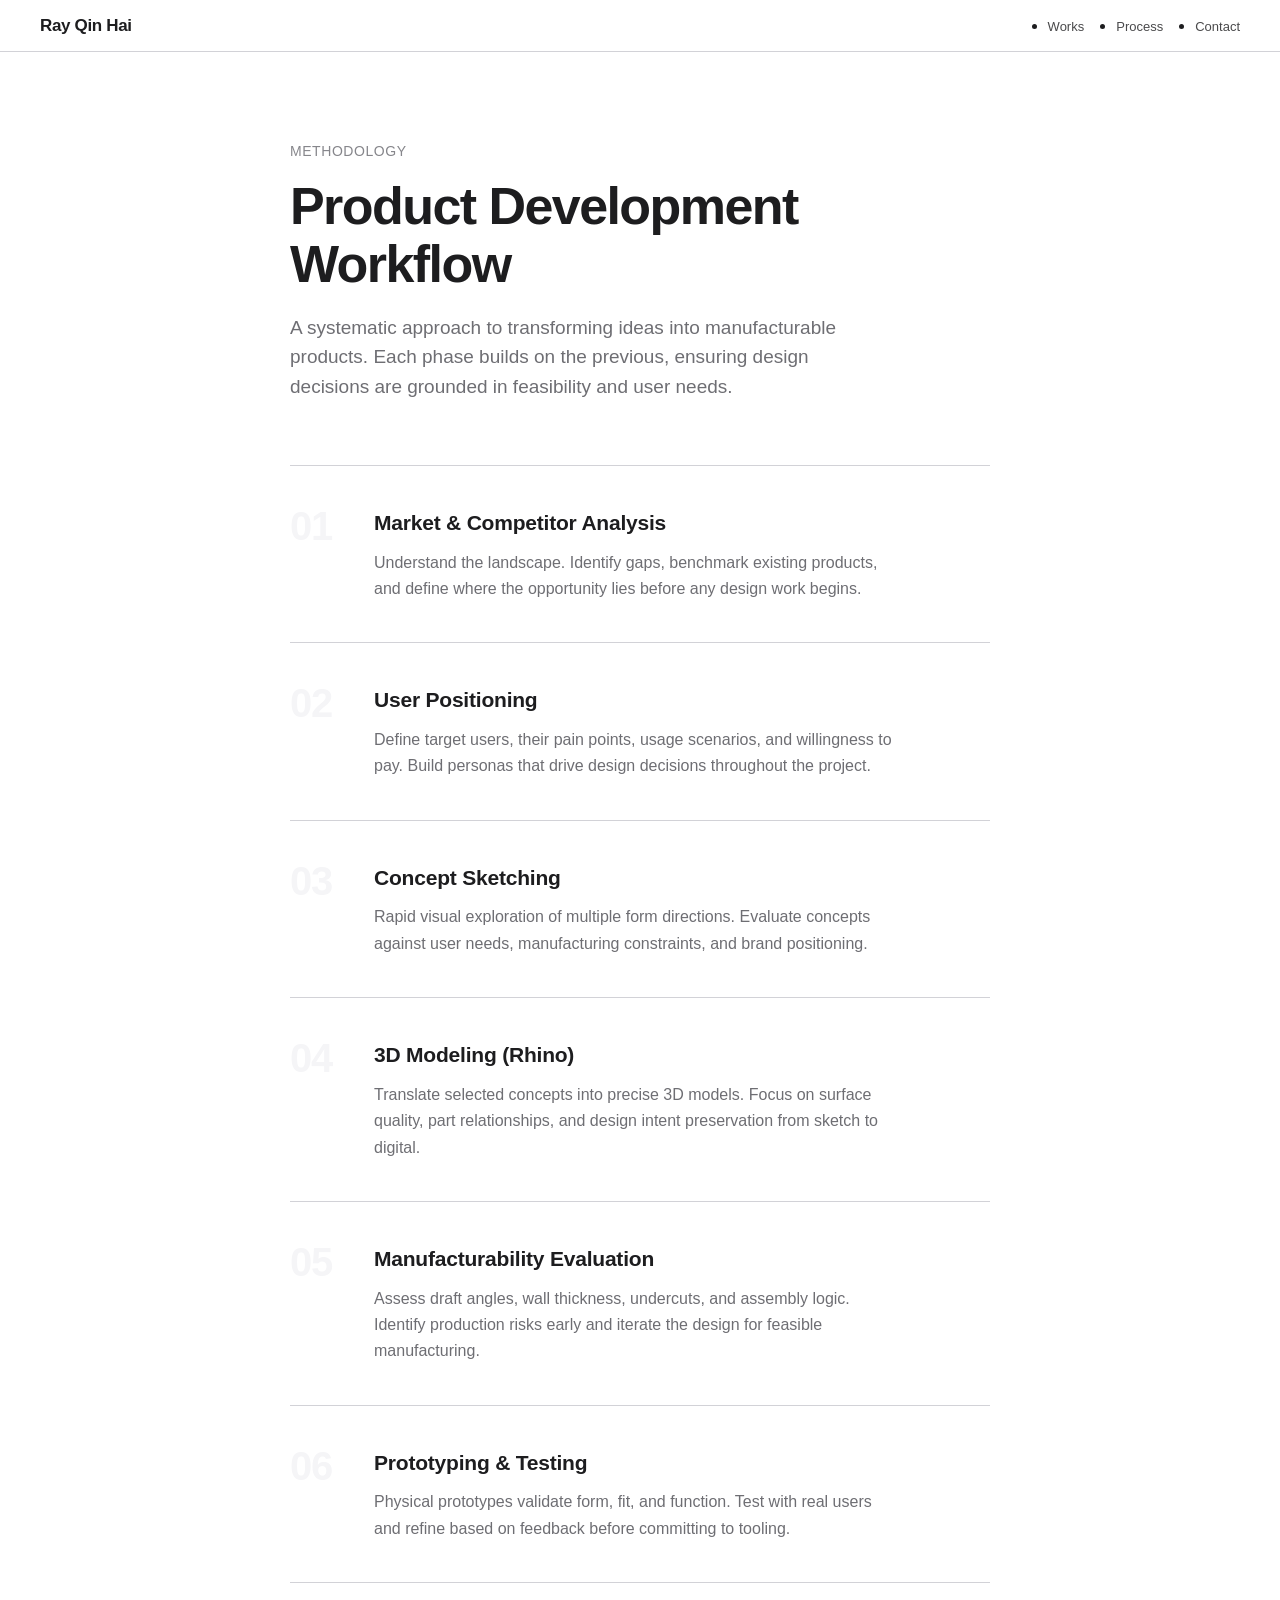
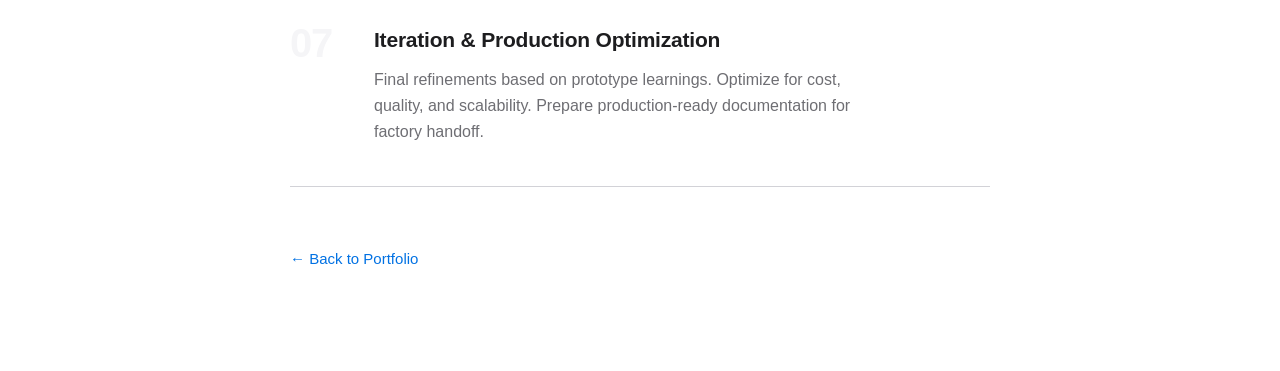
<file: process.html>
<!DOCTYPE html>
<html lang="en">
<head>
  <meta charset="UTF-8" />
  <meta name="viewport" content="width=device-width, initial-scale=1.0" />
  <title>Product Development Workflow — Ray Qin Hai</title>
  <style>
    *, *::before, *::after { box-sizing: border-box; margin: 0; padding: 0; }
    html { scroll-behavior: smooth; -webkit-font-smoothing: antialiased; }
    body {
      font-family: -apple-system, BlinkMacSystemFont, 'SF Pro Text', 'Helvetica Neue',
                   Inter, 'Noto Sans SC', 'PingFang SC', sans-serif;
      background: #ffffff; color: #1d1d1f; line-height: 1.6; font-size: 16px;
    }
    a { color: inherit; text-decoration: none; }

    .nav {
      position: fixed; top: 0; left: 0; right: 0; z-index: 100;
      display: flex; align-items: center; justify-content: space-between;
      height: 52px; padding: 0 40px;
      background: rgba(255,255,255,0.82);
      backdrop-filter: saturate(180%) blur(20px);
      -webkit-backdrop-filter: saturate(180%) blur(20px);
      border-bottom: 1px solid #d2d2d7;
    }
    .nav-brand { font-size: 17px; font-weight: 600; letter-spacing: -0.02em; }
    .nav-links { display: flex; gap: 32px; }
    .nav-links a { font-size: 13px; color: #1d1d1f; opacity: 0.8; }
    .nav-links a:hover { opacity: 1; }

    .page { max-width: 780px; margin: 0 auto; padding: 140px 40px 100px; }
    .page-eyebrow {
      font-size: 14px; font-weight: 500; letter-spacing: 0.04em;
      text-transform: uppercase; color: #86868b; margin-bottom: 16px;
    }
    .page h1 {
      font-size: clamp(36px, 5vw, 52px); font-weight: 700;
      letter-spacing: -0.03em; line-height: 1.1; margin-bottom: 20px;
    }
    .page-desc {
      font-size: 19px; color: #6e6e73; max-width: 580px; margin-bottom: 64px; line-height: 1.55;
    }

    .workflow { counter-reset: step; }
    .step {
      display: grid; grid-template-columns: 60px 1fr;
      gap: 24px; padding: 40px 0; border-top: 1px solid #d2d2d7;
    }
    .step:last-child { border-bottom: 1px solid #d2d2d7; }
    .step-num {
      counter-increment: step;
      font-size: 40px; font-weight: 700; color: #f5f5f7;
      letter-spacing: -0.03em; line-height: 1;
    }
    .step-num::before { content: counter(step, decimal-leading-zero); }
    .step h2 {
      font-size: 21px; font-weight: 600; letter-spacing: -0.01em;
      margin-bottom: 10px; color: #1d1d1f;
    }
    .step p {
      font-size: 16px; color: #6e6e73; line-height: 1.65; max-width: 520px;
    }

    .back-link {
      display: inline-block; margin-top: 60px;
      font-size: 15px; font-weight: 500; color: #0071e3;
    }
    .back-link:hover { color: #0077ed; }

    @media (max-width: 768px) {
      .page { padding: 120px 24px 60px; }
      .nav { padding: 0 24px; }
      .step { grid-template-columns: 40px 1fr; gap: 16px; }
      .step-num { font-size: 28px; }
    }
  </style>
</head>
<body>
  <nav class="nav">
    <a href="index.html" class="nav-brand">Ray Qin Hai</a>
    <ul class="nav-links">
      <li><a href="index.html#projects">Works</a></li>
      <li><a href="process.html">Process</a></li>
      <li><a href="index.html#contact">Contact</a></li>
    </ul>
  </nav>

  <div class="page">
    <p class="page-eyebrow">Methodology</p>
    <h1>Product Development<br>Workflow</h1>
    <p class="page-desc">
      A systematic approach to transforming ideas into manufacturable products.
      Each phase builds on the previous, ensuring design decisions are grounded
      in feasibility and user needs.
    </p>

    <div class="workflow">
      <div class="step">
        <div class="step-num"></div>
        <div>
          <h2>Market &amp; Competitor Analysis</h2>
          <p>Understand the landscape. Identify gaps, benchmark existing products, and define where the opportunity lies before any design work begins.</p>
        </div>
      </div>
      <div class="step">
        <div class="step-num"></div>
        <div>
          <h2>User Positioning</h2>
          <p>Define target users, their pain points, usage scenarios, and willingness to pay. Build personas that drive design decisions throughout the project.</p>
        </div>
      </div>
      <div class="step">
        <div class="step-num"></div>
        <div>
          <h2>Concept Sketching</h2>
          <p>Rapid visual exploration of multiple form directions. Evaluate concepts against user needs, manufacturing constraints, and brand positioning.</p>
        </div>
      </div>
      <div class="step">
        <div class="step-num"></div>
        <div>
          <h2>3D Modeling (Rhino)</h2>
          <p>Translate selected concepts into precise 3D models. Focus on surface quality, part relationships, and design intent preservation from sketch to digital.</p>
        </div>
      </div>
      <div class="step">
        <div class="step-num"></div>
        <div>
          <h2>Manufacturability Evaluation</h2>
          <p>Assess draft angles, wall thickness, undercuts, and assembly logic. Identify production risks early and iterate the design for feasible manufacturing.</p>
        </div>
      </div>
      <div class="step">
        <div class="step-num"></div>
        <div>
          <h2>Prototyping &amp; Testing</h2>
          <p>Physical prototypes validate form, fit, and function. Test with real users and refine based on feedback before committing to tooling.</p>
        </div>
      </div>
      <div class="step">
        <div class="step-num"></div>
        <div>
          <h2>Iteration &amp; Production Optimization</h2>
          <p>Final refinements based on prototype learnings. Optimize for cost, quality, and scalability. Prepare production-ready documentation for factory handoff.</p>
        </div>
      </div>
    </div>

    <a href="index.html" class="back-link">&larr; Back to Portfolio</a>
  </div>
</body>
</html>
</file>
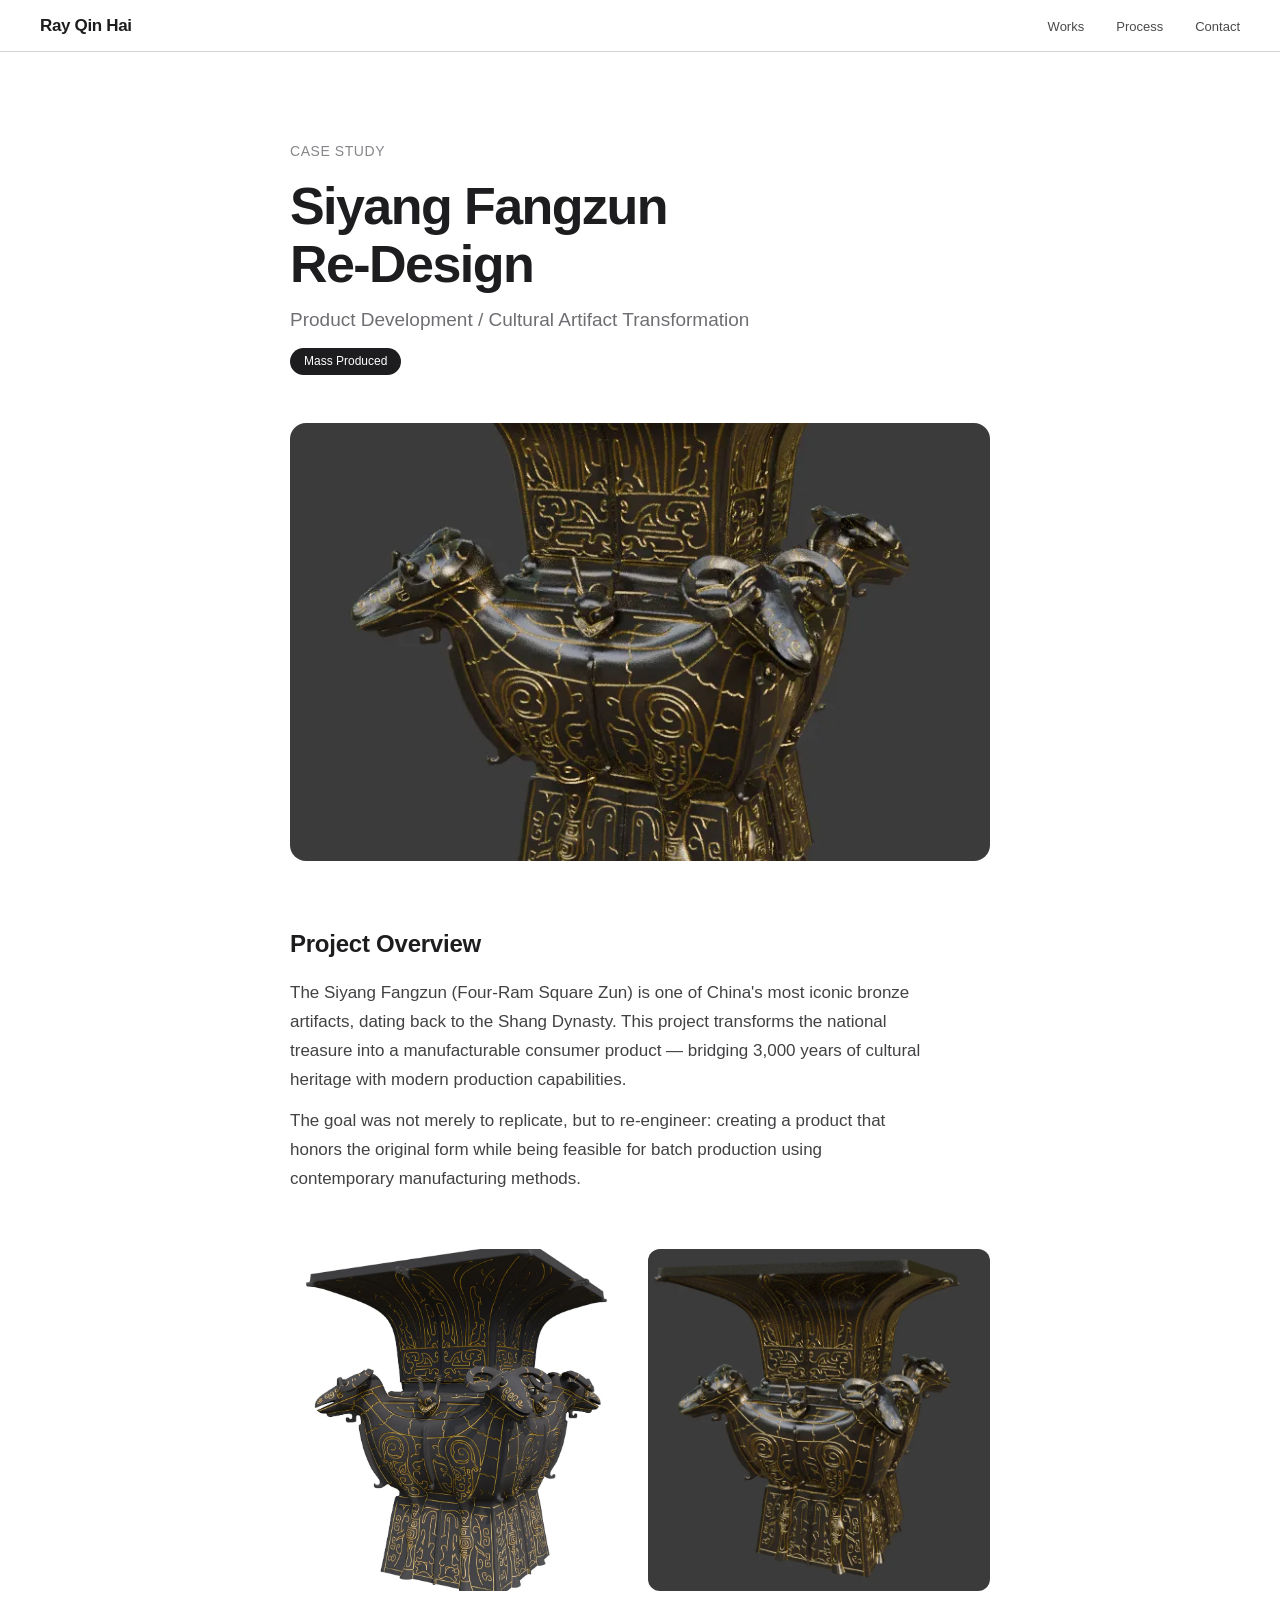
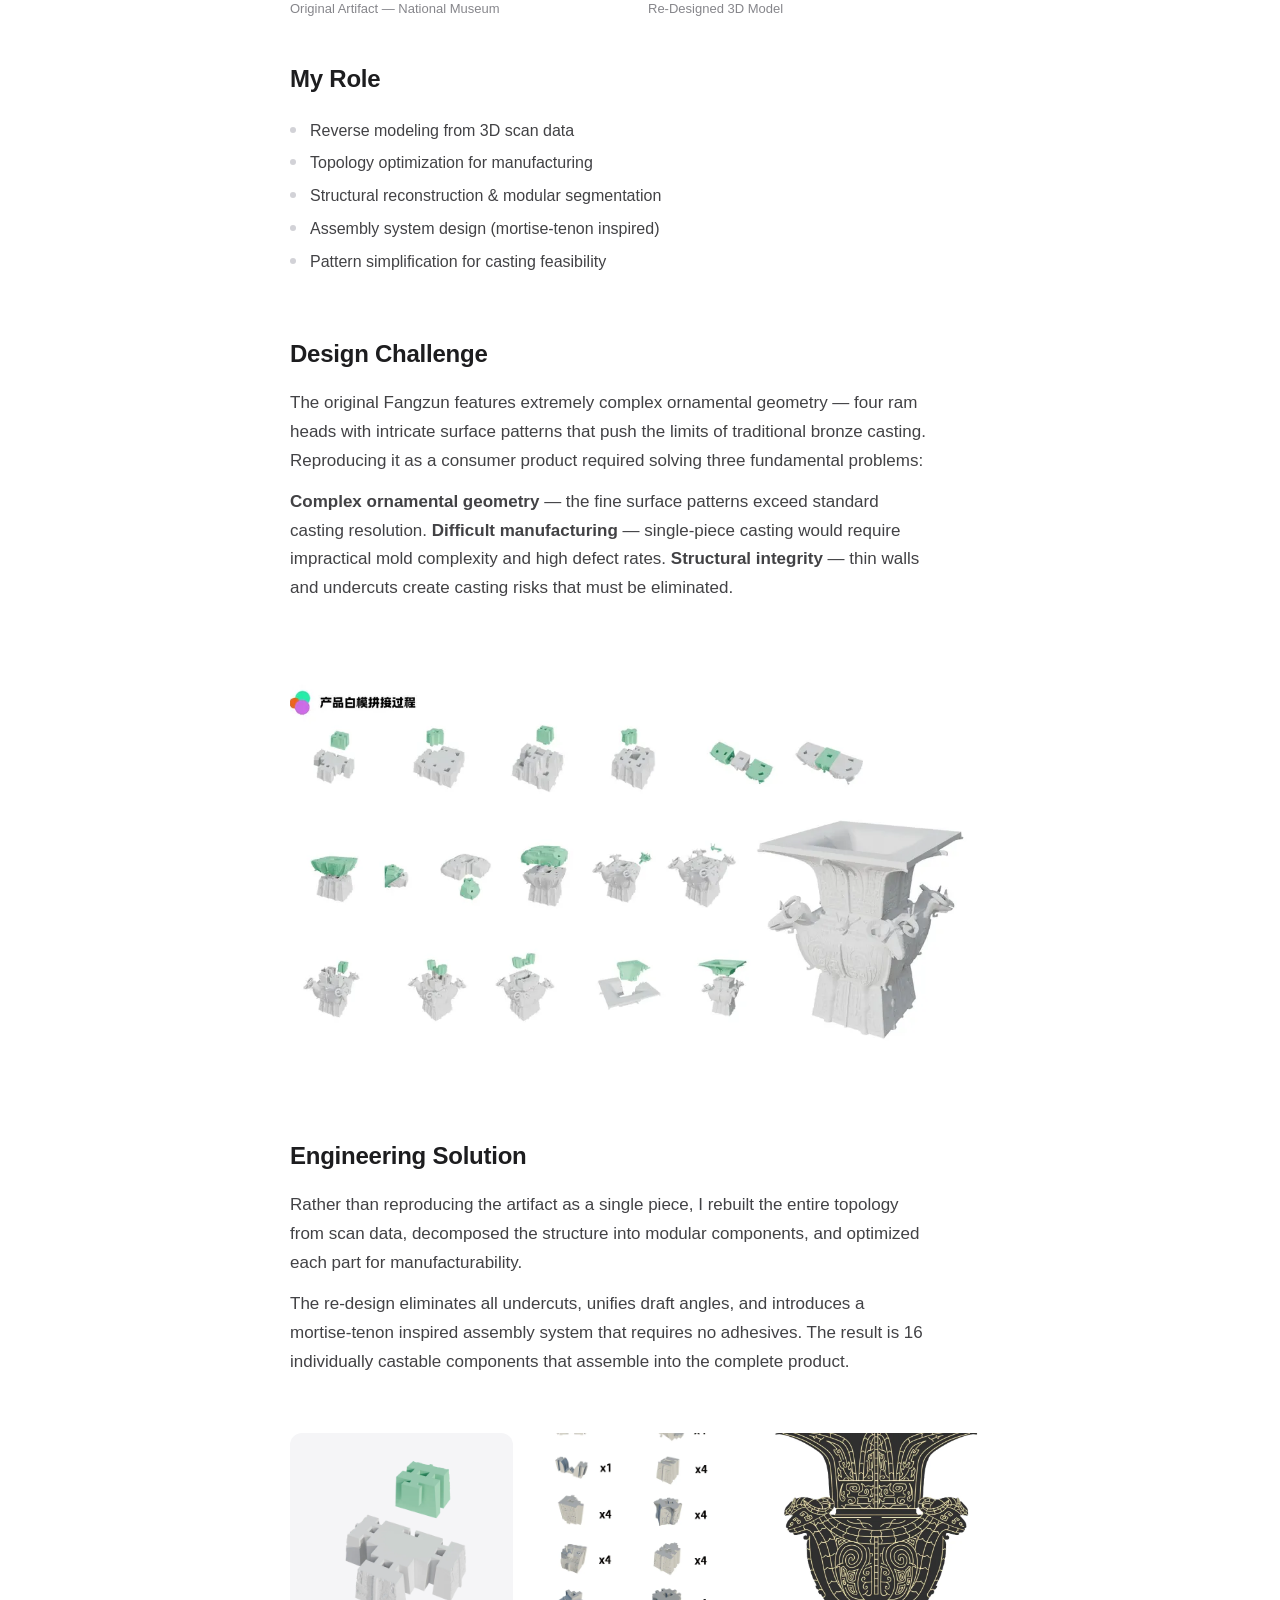
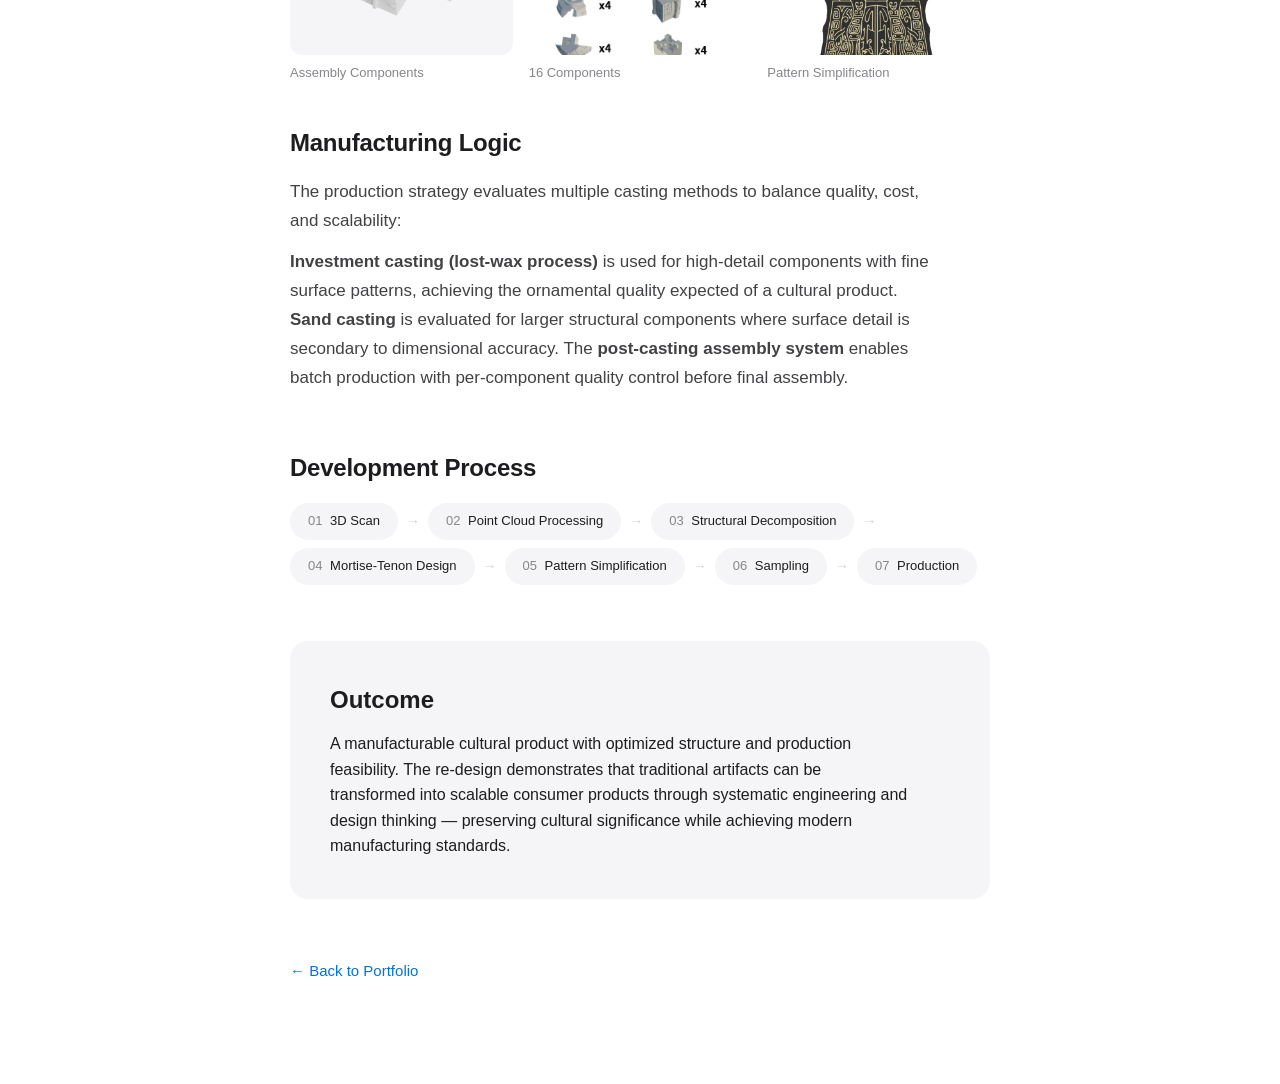
<file: siyang-fangzun.html>
<!DOCTYPE html>
<html lang="en">
<head>
  <meta charset="UTF-8" />
  <meta name="viewport" content="width=device-width, initial-scale=1.0" />
  <title>Siyang Fangzun Re-Design — Ray Qin Hai</title>
  <style>
    *, *::before, *::after { box-sizing: border-box; margin: 0; padding: 0; }
    html { scroll-behavior: smooth; -webkit-font-smoothing: antialiased; }
    body {
      font-family: -apple-system, BlinkMacSystemFont, 'SF Pro Text', 'Helvetica Neue',
                   Inter, 'Noto Sans SC', 'PingFang SC', sans-serif;
      background: #ffffff; color: #1d1d1f; line-height: 1.6; font-size: 16px;
    }
    a { color: inherit; text-decoration: none; }
    img { display: block; max-width: 100%; height: auto; }
    ul { list-style: none; }

    .nav {
      position: fixed; top: 0; left: 0; right: 0; z-index: 100;
      display: flex; align-items: center; justify-content: space-between;
      height: 52px; padding: 0 40px;
      background: rgba(255,255,255,0.82);
      backdrop-filter: saturate(180%) blur(20px);
      -webkit-backdrop-filter: saturate(180%) blur(20px);
      border-bottom: 1px solid #d2d2d7;
    }
    .nav-brand { font-size: 17px; font-weight: 600; letter-spacing: -0.02em; }
    .nav-links { display: flex; gap: 32px; }
    .nav-links a { font-size: 13px; color: #1d1d1f; opacity: 0.8; }
    .nav-links a:hover { opacity: 1; }

    .case { max-width: 780px; margin: 0 auto; padding: 140px 40px 100px; }

    .case-eyebrow {
      font-size: 14px; font-weight: 500; letter-spacing: 0.04em;
      text-transform: uppercase; color: #86868b; margin-bottom: 16px;
    }
    .case h1 {
      font-size: clamp(36px, 5vw, 52px); font-weight: 700;
      letter-spacing: -0.03em; line-height: 1.1; margin-bottom: 12px;
    }
    .case-sub {
      font-size: 19px; color: #6e6e73; margin-bottom: 12px;
    }
    .case-badge {
      display: inline-block; padding: 4px 14px; font-size: 12px;
      font-weight: 500; background: #1d1d1f; color: #fff;
      border-radius: 980px; margin-bottom: 48px;
    }

    .hero-img {
      width: 100%; border-radius: 16px; margin-bottom: 64px;
      aspect-ratio: 16/10; object-fit: cover; background: #f5f5f7;
    }

    .section { margin-bottom: 56px; }
    .section h2 {
      font-size: 24px; font-weight: 600; letter-spacing: -0.01em;
      margin-bottom: 16px; color: #1d1d1f;
    }
    .section p {
      font-size: 17px; color: #424245; line-height: 1.7; max-width: 640px;
      margin-bottom: 12px;
    }

    .role-list li {
      font-size: 16px; color: #424245; line-height: 1.8;
      padding: 2px 0 2px 20px; position: relative;
    }
    .role-list li::before {
      content: ''; position: absolute; left: 0; top: 12px;
      width: 6px; height: 6px; background: #d2d2d7; border-radius: 50%;
    }

    .img-pair {
      display: grid; grid-template-columns: 1fr 1fr; gap: 16px;
      margin: 40px 0;
    }
    .img-pair img {
      width: 100%; border-radius: 12px; aspect-ratio: 1/1;
      object-fit: cover; background: #f5f5f7;
    }
    .img-pair figcaption {
      font-size: 13px; color: #86868b; margin-top: 8px;
    }

    .img-full {
      width: 100%; border-radius: 12px; margin: 40px 0;
      aspect-ratio: 16/10; object-fit: cover; background: #f5f5f7;
    }

    .triple {
      display: grid; grid-template-columns: 1fr 1fr 1fr; gap: 16px;
      margin: 40px 0;
    }
    .triple img {
      width: 100%; border-radius: 12px; aspect-ratio: 1/1;
      object-fit: cover; background: #f5f5f7;
    }
    .triple figcaption {
      font-size: 13px; color: #86868b; margin-top: 8px;
    }

    .process-bar {
      display: flex; flex-wrap: wrap; gap: 8px; align-items: center;
      margin-top: 16px;
    }
    .process-bar .pill {
      padding: 8px 18px; font-size: 13px; font-weight: 500;
      color: #1d1d1f; background: #f5f5f7; border-radius: 980px;
    }
    .process-bar .pill span { color: #86868b; margin-right: 4px; }
    .process-bar .arrow { color: #d2d2d7; font-size: 14px; }

    .outcome {
      padding: 40px; background: #f5f5f7; border-radius: 18px;
      margin-top: 48px;
    }
    .outcome h2 { margin-bottom: 12px; }
    .outcome p { max-width: 580px; margin-bottom: 0; }

    .back-link {
      display: inline-block; margin-top: 60px;
      font-size: 15px; font-weight: 500; color: #0071e3;
    }
    .back-link:hover { color: #0077ed; }

    @media (max-width: 768px) {
      .case { padding: 120px 24px 60px; }
      .nav { padding: 0 24px; }
      .img-pair { grid-template-columns: 1fr; }
      .triple { grid-template-columns: 1fr 1fr; }
    }
    @media (max-width: 480px) {
      .triple { grid-template-columns: 1fr; }
    }
  </style>
</head>
<body>
  <nav class="nav">
    <a href="index.html" class="nav-brand">Ray Qin Hai</a>
    <ul class="nav-links">
      <li><a href="index.html#projects">Works</a></li>
      <li><a href="process.html">Process</a></li>
      <li><a href="index.html#contact">Contact</a></li>
    </ul>
  </nav>

  <div class="case">
    <p class="case-eyebrow">Case Study</p>
    <h1>Siyang Fangzun<br>Re-Design</h1>
    <p class="case-sub">Product Development / Cultural Artifact Transformation</p>
    <span class="case-badge">Mass Produced</span>

    <img class="hero-img" src="images/zun-render.webp" alt="Siyang Fangzun 3D render — golden bronze product" />

    <!-- Project Overview -->
    <div class="section">
      <h2>Project Overview</h2>
      <p>
        The Siyang Fangzun (Four-Ram Square Zun) is one of China's most iconic bronze artifacts,
        dating back to the Shang Dynasty. This project transforms the national treasure into a
        manufacturable consumer product — bridging 3,000 years of cultural heritage with modern
        production capabilities.
      </p>
      <p>
        The goal was not merely to replicate, but to re-engineer: creating a product that honors
        the original form while being feasible for batch production using contemporary
        manufacturing methods.
      </p>
    </div>

    <!-- Original vs Re-Design -->
    <div class="img-pair">
      <figure>
        <img src="images/zun-original.webp" alt="Original Siyang Fangzun bronze artifact" />
        <figcaption>Original Artifact — National Museum</figcaption>
      </figure>
      <figure>
        <img src="images/zun-render.webp" alt="Re-designed 3D model" />
        <figcaption>Re-Designed 3D Model</figcaption>
      </figure>
    </div>

    <!-- My Role -->
    <div class="section">
      <h2>My Role</h2>
      <ul class="role-list">
        <li>Reverse modeling from 3D scan data</li>
        <li>Topology optimization for manufacturing</li>
        <li>Structural reconstruction &amp; modular segmentation</li>
        <li>Assembly system design (mortise-tenon inspired)</li>
        <li>Pattern simplification for casting feasibility</li>
      </ul>
    </div>

    <!-- Design Challenge -->
    <div class="section">
      <h2>Design Challenge</h2>
      <p>
        The original Fangzun features extremely complex ornamental geometry — four ram heads
        with intricate surface patterns that push the limits of traditional bronze casting.
        Reproducing it as a consumer product required solving three fundamental problems:
      </p>
      <p>
        <strong>Complex ornamental geometry</strong> — the fine surface patterns exceed standard
        casting resolution. <strong>Difficult manufacturing</strong> — single-piece casting would
        require impractical mold complexity and high defect rates. <strong>Structural integrity</strong> —
        thin walls and undercuts create casting risks that must be eliminated.
      </p>
    </div>

    <!-- Exploded View -->
    <img class="img-full" src="images/zun-exploded.webp" alt="Modular structure exploded view" />

    <!-- Engineering Solution -->
    <div class="section">
      <h2>Engineering Solution</h2>
      <p>
        Rather than reproducing the artifact as a single piece, I rebuilt the entire topology
        from scan data, decomposed the structure into modular components, and optimized each
        part for manufacturability.
      </p>
      <p>
        The re-design eliminates all undercuts, unifies draft angles, and introduces a
        mortise-tenon inspired assembly system that requires no adhesives. The result is 16
        individually castable components that assemble into the complete product.
      </p>
    </div>

    <!-- Detail images -->
    <div class="triple">
      <figure>
        <img src="images/zun-assembly.webp" alt="Assembly components" />
        <figcaption>Assembly Components</figcaption>
      </figure>
      <figure>
        <img src="images/zun-parts.webp" alt="Structural parts list" />
        <figcaption>16 Components</figcaption>
      </figure>
      <figure>
        <img src="images/zun-linedrawing.webp" alt="Line drawing — simplified pattern" />
        <figcaption>Pattern Simplification</figcaption>
      </figure>
    </div>

    <!-- Manufacturing Logic -->
    <div class="section">
      <h2>Manufacturing Logic</h2>
      <p>
        The production strategy evaluates multiple casting methods to balance quality, cost,
        and scalability:
      </p>
      <p>
        <strong>Investment casting (lost-wax process)</strong> is used for high-detail components
        with fine surface patterns, achieving the ornamental quality expected of a cultural
        product. <strong>Sand casting</strong> is evaluated for larger structural components
        where surface detail is secondary to dimensional accuracy. The <strong>post-casting
        assembly system</strong> enables batch production with per-component quality control
        before final assembly.
      </p>
    </div>

    <!-- Process -->
    <div class="section">
      <h2>Development Process</h2>
      <div class="process-bar">
        <span class="pill"><span>01</span> 3D Scan</span>
        <span class="arrow">&rarr;</span>
        <span class="pill"><span>02</span> Point Cloud Processing</span>
        <span class="arrow">&rarr;</span>
        <span class="pill"><span>03</span> Structural Decomposition</span>
        <span class="arrow">&rarr;</span>
        <span class="pill"><span>04</span> Mortise-Tenon Design</span>
        <span class="arrow">&rarr;</span>
        <span class="pill"><span>05</span> Pattern Simplification</span>
        <span class="arrow">&rarr;</span>
        <span class="pill"><span>06</span> Sampling</span>
        <span class="arrow">&rarr;</span>
        <span class="pill"><span>07</span> Production</span>
      </div>
    </div>

    <!-- Outcome -->
    <div class="outcome">
      <h2>Outcome</h2>
      <p>
        A manufacturable cultural product with optimized structure and production feasibility.
        The re-design demonstrates that traditional artifacts can be transformed into scalable
        consumer products through systematic engineering and design thinking — preserving cultural
        significance while achieving modern manufacturing standards.
      </p>
    </div>

    <a href="index.html" class="back-link">&larr; Back to Portfolio</a>
  </div>
</body>
</html>
</file>
